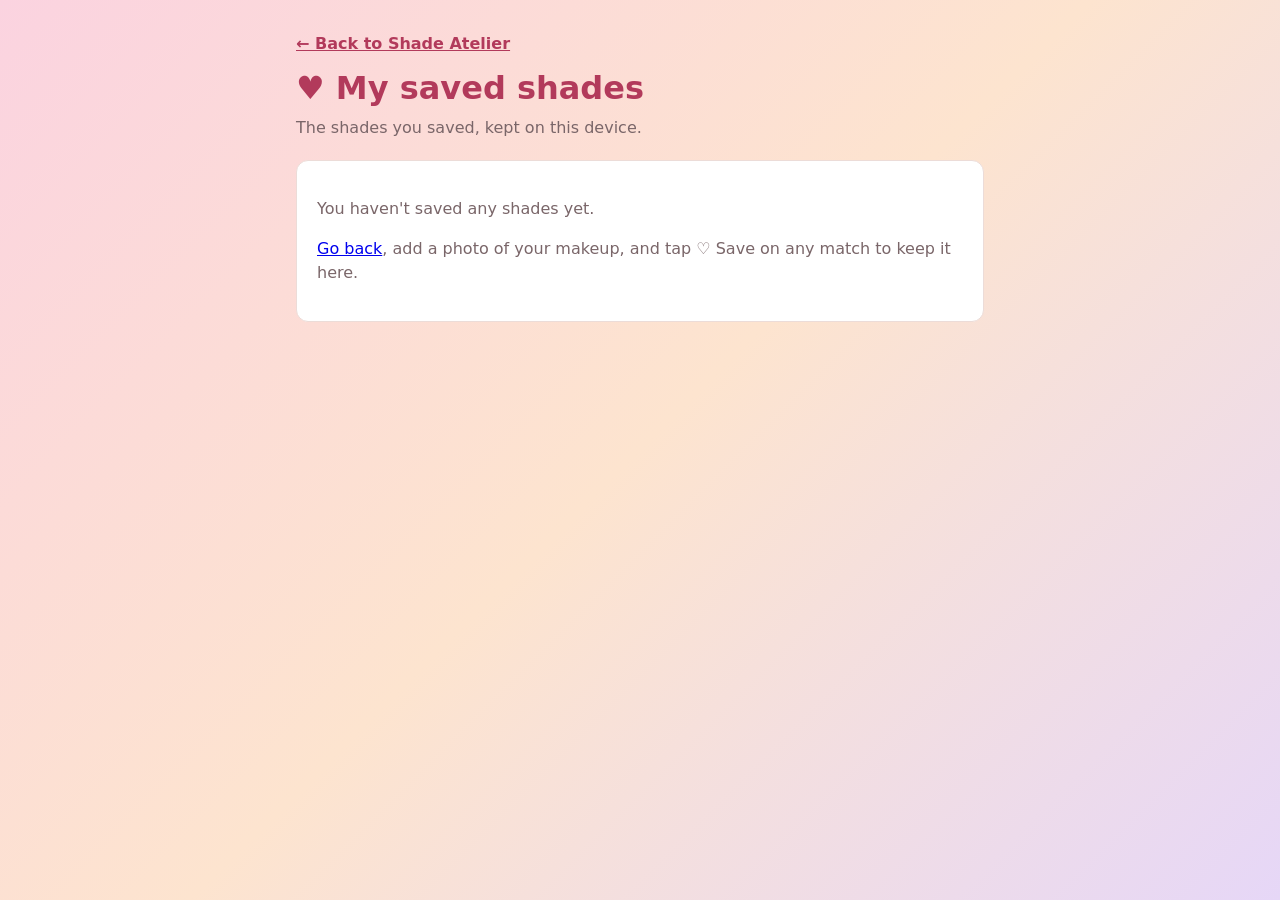
<file: saved.html>
<!doctype html>
<html lang="en">
  <head>
    <meta charset="utf-8" />
    <meta name="viewport" content="width=device-width, initial-scale=1" />
    <title>My saved shades · Shade Atelier</title>
    <link rel="stylesheet" href="style.css" />
  </head>
  <body>
    <header>
      <a class="back-link" href="index.html">← Back to Shade Atelier</a>
      <h1>♥ My saved shades</h1>
      <p class="tagline">The shades you saved, kept on this device.</p>
    </header>

    <main>
      <section aria-labelledby="saved-list-heading">
        <h2 id="saved-list-heading" class="sr-only">Saved shades</h2>
        <div id="saved-empty" class="empty" hidden>
          <p>You haven't saved any shades yet.</p>
          <p>
            <a href="index.html">Go back</a>, add a photo of your makeup, and tap ♡ Save on any match to
            keep it here.
          </p>
        </div>
        <ul id="saved-list" class="results-list"></ul>
        <p id="saved-flags-note" class="hint flags-note">
          ⓘ Each dye's reason links to its source (the FDA), checked November 2026. 🚫 restricted · ⚠️ irritant or allergen · ⓘ debated. Not
          medical advice; always check the label.
        </p>
      </section>
    </main>

    <script type="module" src="src/saved-page.js"></script>
  </body>
</html>
</file>
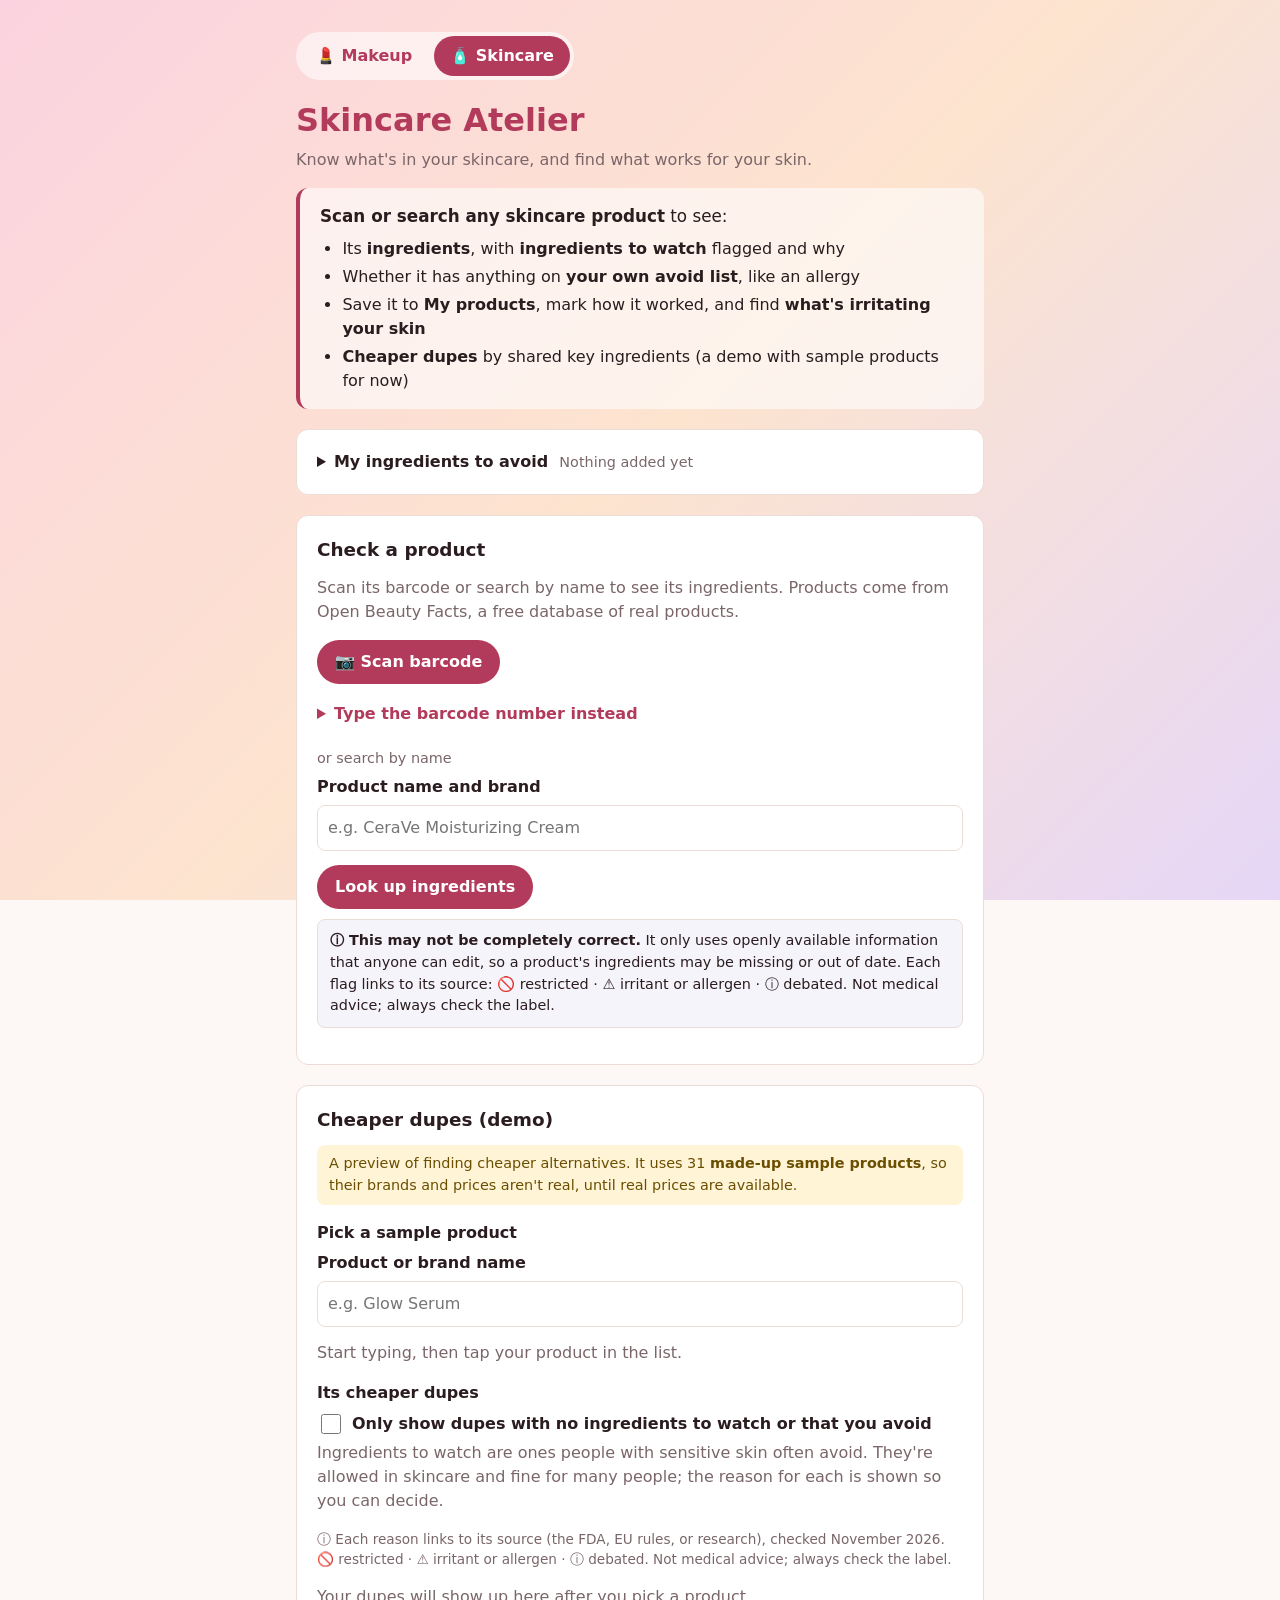
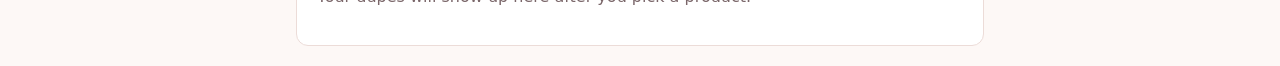
<file: skincare.html>
<!doctype html>
<html lang="en">
  <head>
    <meta charset="utf-8" />
    <meta name="viewport" content="width=device-width, initial-scale=1" />
    <title>Skincare Atelier</title>
    <link rel="stylesheet" href="style.css" />
  </head>
  <body>
    <header>
      <nav class="app-tabs" aria-label="Makeup or skincare">
        <a href="index.html">💄 Makeup</a>
        <a href="skincare.html" aria-current="page">🧴 Skincare</a>
      </nav>
      <h1>Skincare Atelier</h1>
      <p class="tagline">Know what's in your skincare, and find what works for your skin.</p>
      <div class="intro">
        <p class="intro-lead"><strong>Scan or search any skincare product</strong> to see:</p>
        <ul class="intro-results">
          <li>Its <strong>ingredients</strong>, with <strong>ingredients to watch</strong> flagged and why</li>
          <li>Whether it has anything on <strong>your own avoid list</strong>, like an allergy</li>
          <li>Save it to <strong>My products</strong>, mark how it worked, and find <strong>what's irritating your skin</strong></li>
          <li><strong>Cheaper dupes</strong> by shared key ingredients (a demo with sample products for now)</li>
        </ul>
      </div>
    </header>

    <main>
      <section aria-labelledby="avoid-heading">
        <details id="avoid-panel" class="avoid-panel">
          <summary><h2 id="avoid-heading">My ingredients to avoid</h2> <span id="avoid-summary" class="avoid-summary"></span></summary>
          <p class="hint">
            Every product on this page follows this list. Your choices are saved on this device.
          </p>
          <form id="avoid-form" class="avoid-form">
            <label class="brand-field" for="avoid-input">
              Add an ingredient you avoid, like one you're allergic to
              <input id="avoid-input" autocomplete="off" maxlength="60" placeholder="e.g. coconut oil" />
            </label>
            <button type="submit">Add</button>
          </form>
          <p id="avoid-problem" class="avoid-problem" role="status"></p>
          <ul id="avoid-custom-list" class="avoid-custom-list"></ul>
          <fieldset class="avoid-groups">
            <legend>Flag these ingredients to watch (uncheck any you're OK with)</legend>
            <div id="avoid-group-list"></div>
          </fieldset>
        </details>
      </section>

      <section aria-labelledby="online-lookup-heading">
        <h2 id="online-lookup-heading">Check a product</h2>
        <p class="hint">
          Scan its barcode or search by name to see its ingredients. Products come from Open Beauty Facts,
          a free database of real products.
        </p>
        <div class="barcode-scan">
          <button id="barcode-scan-button" type="button">📷 Scan barcode</button>
          <div id="barcode-camera" class="barcode-camera" hidden>
            <div class="barcode-viewfinder">
              <video id="barcode-video" muted playsinline aria-label="Camera view for scanning a barcode"></video>
              <div class="barcode-frame" aria-hidden="true"></div>
            </div>
            <p class="hint">Hold the barcode inside the box. It scans by itself.</p>
            <button id="barcode-cancel" type="button" class="secondary">Cancel</button>
          </div>
          <details id="barcode-typed" class="barcode-typed">
            <summary>Type the barcode number instead</summary>
            <form id="barcode-form" class="online-lookup-form">
              <label class="brand-field" for="barcode-input">
                Barcode number (the digits under the lines)
                <input id="barcode-input" inputmode="numeric" autocomplete="off" placeholder="3337875597197" />
              </label>
              <button id="barcode-button" type="submit">Look up barcode</button>
            </form>
          </details>
        </div>
        <p class="lookup-or">or search by name</p>
        <form id="online-lookup-form" class="online-lookup-form">
          <label class="brand-field" for="online-lookup-input">
            Product name and brand
            <input id="online-lookup-input" type="search" autocomplete="off" placeholder="e.g. CeraVe Moisturizing Cream" />
          </label>
          <button id="online-lookup-button" type="submit">Look up ingredients</button>
        </form>
        <p id="online-lookup-disclaimer" class="lookup-disclaimer">
          <strong>ⓘ This may not be completely correct.</strong> It only uses openly available information that
          anyone can edit, so a product's ingredients may be missing or out of date. Each flag links to its
          source: 🚫 restricted · ⚠️ irritant or allergen · ⓘ debated. Not medical advice; always check the label.
        </p>
        <p id="online-lookup-status" class="hint" role="status"></p>
        <ul id="online-lookup-results" class="results-list online-lookup-results"></ul>
      </section>

      <section id="my-products-section" aria-labelledby="my-products-heading" hidden>
        <h2 id="my-products-heading">My products (<span id="my-products-count">0</span>)</h2>
        <p class="hint">
          Products you saved from a scan or search, checked against your ingredients to avoid. Saved on this
          device.
        </p>
        <p id="expiry-summary" class="expiry-summary" role="status" hidden></p>
        <div class="irritation-box">
          <h3>What's irritating my skin?</h3>
          <p id="irritation-summary"></p>
          <ul id="irritation-suspects" class="irritation-suspects"></ul>
          <p class="hint">
            This finds a pattern, not a cause. A dermatologist can confirm it with a patch test.
          </p>
        </div>
        <p id="my-products-status" class="my-products-status" role="status"></p>
        <ul id="my-products-list" class="results-list online-lookup-results"></ul>
      </section>

      <section aria-labelledby="skincare-demo-heading">
        <h2 id="skincare-demo-heading">Cheaper dupes (demo)</h2>
        <p class="demo-note">
          A preview of finding cheaper alternatives. It uses 31 <strong>made-up sample products</strong>, so
          their brands and prices aren't real, until real prices are available.
        </p>
        <h3 id="skincare-search-heading">Pick a sample product</h3>
        <label class="brand-field" for="skincare-search">
          Product or brand name
          <input id="skincare-search" type="search" autocomplete="off" placeholder="e.g. Glow Serum" />
        </label>
        <p id="skincare-search-hint" class="hint">Start typing, then tap your product in the list.</p>
        <ul id="skincare-search-results" class="skincare-search-results"></ul>

        <h3 id="skincare-dupes-heading">Its cheaper dupes</h3>
        <label class="gentle-only">
          <input id="skincare-gentle-only" type="checkbox" />
          Only show dupes with no ingredients to watch or that you avoid
        </label>
        <p class="hint">
          Ingredients to watch are ones people with sensitive skin often avoid. They're allowed in
          skincare and fine for many people; the reason for each is shown so you can decide.
        </p>
        <p id="skincare-flags-note" class="hint flags-note">
          ⓘ Each reason links to its source (the FDA, EU rules, or research), checked November 2026.
          🚫 restricted · ⚠️ irritant or allergen · ⓘ debated. Not medical advice; always check the label.
        </p>
        <div id="skincare-selected" class="skincare-selected" hidden></div>
        <p id="skincare-dupes-empty" class="empty">Your dupes will show up here after you pick a product.</p>
        <ul id="skincare-dupes" class="results-list"></ul>
      </section>
    </main>

    <script type="module" src="src/avoid-list-page.js"></script>
    <script type="module" src="src/my-products-page.js"></script>
    <script type="module" src="src/skincare-page.js"></script>
    <script type="module" src="src/online-lookup-page.js"></script>
  </body>
</html>
</file>
<file: style.css>
:root {
  --bg: #fdf8f6;
  --surface: #ffffff;
  --text: #2b1d1f;
  --muted: #7a6669;
  --accent: #b23a5b;
  --border: #ecdcd8;
  --error: #b3261e;
}

* {
  box-sizing: border-box;
}

body {
  margin: 0;
  font-family: system-ui, -apple-system, "Segoe UI", sans-serif;
  min-height: 100vh;
  background: linear-gradient(135deg, #fbd3e0 0%, #fde4cf 50%, #e6d7f7 100%) fixed;
  background-color: var(--bg);
  color: var(--text);
  line-height: 1.5;
}

header,
main {
  max-width: 720px;
  margin: 0 auto;
  padding: 0 16px;
}

header {
  padding-top: 32px;
}

h1 {
  margin: 0;
  color: var(--accent);
}

h2 {
  font-size: 1.15rem;
  margin: 0 0 12px;
}

.tagline,
.hint {
  color: var(--muted);
  margin-top: 4px;
}

.intro {
  margin-top: 16px;
  padding: 16px 20px;
  background: rgba(255, 255, 255, 0.6);
  border-left: 4px solid var(--accent);
  border-radius: 12px;
}

.intro-lead {
  margin: 0 0 8px;
  font-size: 1.05rem;
}

.intro-results {
  margin: 0;
  padding-left: 1.4em;
}

.intro-results li + li {
  margin-top: 4px;
}

.how-it-works ol {
  margin: 0;
  padding-left: 1.4em;
}

.how-it-works li + li {
  margin-top: 4px;
}

.photo-tips {
  color: var(--muted);
  margin: 12px 0 0;
  padding-left: 1.2em;
}

section {
  background: var(--surface);
  border: 1px solid var(--border);
  border-radius: 12px;
  padding: 20px;
  margin: 20px 0;
}

.upload-button {
  display: inline-block;
  background: var(--accent);
  color: white;
  padding: 12px 20px;
  border-radius: 999px;
  font-weight: 600;
  cursor: pointer;
}

.upload-button input {
  position: absolute;
  opacity: 0;
  width: 1px;
  height: 1px;
}

.upload-button:focus-within {
  outline: 3px solid var(--text);
  outline-offset: 2px;
}

.error {
  color: var(--error);
  font-weight: 600;
}

.canvas-wrap {
  position: relative;
  display: inline-block;
  max-width: 100%;
}

canvas {
  display: block;
  max-width: 100%;
  height: auto;
  border-radius: 8px;
  cursor: crosshair;
}

.sample-marker {
  position: absolute;
  width: 28px;
  height: 28px;
  margin: -14px 0 0 -14px;
  border: 3px solid white;
  border-radius: 50%;
  box-shadow: 0 0 0 2px var(--text);
  pointer-events: none;
}

.picked {
  display: flex;
  align-items: center;
  gap: 10px;
  margin-top: 12px;
}

.swatch {
  width: 32px;
  height: 32px;
  border-radius: 50%;
  border: 1px solid var(--border);
}

.results-header {
  display: flex;
  flex-wrap: wrap;
  justify-content: space-between;
  align-items: baseline;
  gap: 8px;
}

.results-controls {
  display: flex;
  flex-wrap: wrap;
  gap: 8px 16px;
}

select {
  font: inherit;
  padding: 6px 8px;
  margin-left: 6px;
  border-radius: 8px;
  border: 1px solid var(--border);
}

.empty {
  color: var(--muted);
}

.results-list {
  list-style: none;
  padding: 0;
  margin: 0;
  display: grid;
  grid-template-columns: repeat(auto-fill, minmax(150px, 1fr));
  gap: 12px;
}

.product-card {
  border: 1px solid var(--border);
  border-radius: 10px;
  overflow: hidden;
}

.product-image {
  height: 90px;
}

.product-info {
  padding: 8px 10px 10px;
}

.product-info p {
  margin: 0;
}

.product-brand {
  font-size: 0.8rem;
  color: var(--muted);
  text-transform: uppercase;
  letter-spacing: 0.04em;
}

.product-name {
  font-weight: 600;
}

.product-meta {
  font-size: 0.9rem;
  color: var(--muted);
}

.product-savings.saves {
  color: #1a7f37;
  font-weight: 600;
}

.product-ingredients {
  margin-top: 6px;
  font-size: 0.85rem;
}

.product-ingredients summary {
  cursor: pointer;
  padding: 4px 0;
  font-weight: 600;
}

.product-ingredients .ingredient-list {
  margin: 4px 0;
  padding-left: 1.1em;
}

.product-info .ingredients-note {
  margin-top: 4px;
  font-size: 0.75rem;
  color: var(--muted);
}

.ai-key-form {
  display: flex;
  flex-wrap: wrap;
  align-items: center;
  gap: 8px;
}

.ai-key-form label {
  width: 100%;
  font-weight: 600;
}

.ai-key-form input {
  flex: 1 1 220px;
  font: inherit;
  padding: 10px;
  border-radius: 8px;
  border: 1px solid var(--border);
}

button {
  font: inherit;
  font-weight: 600;
  padding: 10px 18px;
  border-radius: 999px;
  border: none;
  background: var(--accent);
  color: white;
  cursor: pointer;
}

button.secondary {
  background: transparent;
  color: var(--accent);
  border: 1px solid var(--accent);
}

.identified-product {
  display: flex;
  align-items: center;
  gap: 14px;
}

.identified-product .swatch {
  width: 56px;
  height: 56px;
  flex-shrink: 0;
}

.identified-product p,
.product-why {
  margin: 0;
}

.identified-name {
  font-size: 1.2rem;
  font-weight: 700;
}

.identification h3 {
  font-size: 1rem;
  margin: 20px 0 8px;
}

.low-confidence {
  margin: 14px 0 0;
  padding: 10px 12px;
  border-radius: 8px;
  background: #fff4d6;
  color: #6b4e00;
}

.ingredient-list {
  margin: 0;
  padding-left: 1.2em;
}

.identification .ingredients-note {
  font-size: 0.8rem;
  color: var(--muted);
  margin: 6px 0 0;
}

.product-why {
  font-size: 0.85rem;
  margin-top: 4px;
}

.product-info .animal-testing,
.animal-testing {
  margin: 4px 0 0;
  font-size: 0.8rem;
  font-weight: 600;
}

.animal-testing-cruelty-free {
  color: #1a7f37;
}

.animal-testing-tested {
  color: var(--error);
}

.animal-testing-unknown {
  color: var(--muted);
}

.ingredient-flagged {
  color: #8a4b00;
  font-weight: 600;
}

.product-info .dye-summary,
.dye-summary {
  margin: 4px 0;
  font-weight: 600;
}

.photo-warning {
  margin: 0 0 12px;
  padding: 10px 12px;
  border-radius: 8px;
  background: #fff4d6;
  color: #6b4e00;
  font-weight: 600;
}

.brand-field {
  display: block;
  font-weight: 600;
  margin-bottom: 14px;
}

.brand-field input {
  display: block;
  width: 100%;
  margin-top: 6px;
  font: inherit;
  font-weight: normal;
  padding: 10px;
  border-radius: 8px;
  border: 1px solid var(--border);
}

.color-guess {
  font-size: 1.1rem;
  font-weight: 600;
  margin: 0;
}

.brand-check {
  margin: 0 0 16px;
  padding: 12px 14px;
  border: 1px solid var(--border);
  border-radius: 10px;
}

.brand-check h3 {
  font-size: 1rem;
  margin: 0 0 6px;
}

.brand-check ul {
  margin: 0;
  padding-left: 1.2em;
}

.brand-check li + li {
  margin-top: 4px;
}

.brand-check a {
  color: var(--accent);
  font-weight: 600;
}

.brand-check .hint {
  margin: 8px 0 0;
  font-size: 0.85rem;
}

.preferences {
  border: 1px solid var(--border);
  border-radius: 10px;
  padding: 10px 14px 12px;
  margin: 0 0 14px;
}

.preferences legend {
  font-weight: 600;
  padding: 0 4px;
}

.preferences label {
  display: flex;
  align-items: center;
  gap: 8px;
  padding: 6px 0;
}

.preferences input[type="checkbox"] {
  width: 20px;
  height: 20px;
  flex-shrink: 0;
  accent-color: var(--accent);
}

.price-preference input {
  width: 6em;
  font: inherit;
  padding: 6px 8px;
  border-radius: 8px;
  border: 1px solid var(--border);
}

.undertone-preference {
  flex-wrap: wrap;
}

.undertone-preference select {
  font: inherit;
  padding: 6px 8px;
  border-radius: 8px;
  border: 1px solid var(--border);
}

.undertone-label {
  font-size: 0.85rem;
  margin: 4px 0 0;
}

.undertone-match {
  color: #1a7f37;
  font-weight: 600;
}

.undertone-mismatch {
  color: var(--muted);
}

.preferences .hint {
  margin: 6px 0 0;
  font-size: 0.85rem;
}

.preferences-summary {
  font-weight: 600;
  margin: 0 0 10px;
}

.product-fits {
  border: 2px solid #1a7f37;
}

.product-info .fits-label {
  color: #1a7f37;
  font-size: 0.8rem;
  font-weight: 700;
  margin-bottom: 4px;
}

.save-button {
  margin-top: 8px;
  padding: 6px 14px;
  background: transparent;
  color: var(--accent);
  border: 1px solid var(--accent);
}

.save-button.saved {
  background: var(--accent);
  color: white;
}

.split-swatch {
  display: flex;
}

.swatch-half {
  flex: 1;
  display: flex;
  align-items: flex-end;
  padding: 6px;
}

/* A dark tag stays readable on any shade, from pale foundation to deep plum. */
.swatch-label {
  font-size: 0.75rem;
  font-weight: 600;
  color: white;
  background: rgba(0, 0, 0, 0.45);
  padding: 1px 6px;
  border-radius: 999px;
}

.saved-note {
  font-size: 0.85rem;
  color: var(--muted);
}

.saved-link {
  display: block;
  margin: 20px 0;
  padding: 14px 20px;
  border-radius: 12px;
  background: var(--surface);
  border: 1px solid var(--accent);
  color: var(--accent);
  font-weight: 600;
  text-decoration: none;
}

.saved-link[hidden] {
  display: none;
}

.back-link {
  display: inline-block;
  margin-bottom: 8px;
  color: var(--accent);
  font-weight: 600;
}

.saved-remove {
  margin-top: 8px;
  padding: 6px 14px;
}

.sr-only {
  position: absolute;
  width: 1px;
  height: 1px;
  overflow: hidden;
  clip: rect(0 0 0 0);
  white-space: nowrap;
}

.tap-instruction {
  font-weight: 700;
  font-size: 1.05rem;
  color: var(--accent);
  margin: 10px 0 4px;
}

.picked-zoom {
  width: 72px;
  height: 72px;
  border-radius: 50%;
  border: 2px solid var(--border);
  flex-shrink: 0;
  cursor: default;
}

.picked-label {
  display: flex;
  align-items: center;
  gap: 6px;
  margin: 0;
}

.picked-label .swatch {
  width: 20px;
  height: 20px;
}

.picked .hint {
  margin: 2px 0 0;
  font-size: 0.85rem;
}

.packaging-tip {
  margin: 6px 0 0;
  padding: 8px 10px;
  border-radius: 8px;
  background: #fdf3d7;
  color: #6b4e00;
  font-size: 0.9rem;
}

.packaging-tip[hidden] {
  display: none;
}

.photo-actions {
  display: flex;
  flex-wrap: wrap;
  gap: 10px;
  margin-top: 14px;
}

.recent-products {
  margin-bottom: 14px;
}

.recent-heading {
  margin: 0 0 6px;
  font-size: 0.9rem;
  color: var(--muted);
}

.recent-list {
  display: flex;
  flex-wrap: wrap;
  gap: 8px;
}

.recent-product {
  display: flex;
  align-items: center;
  gap: 8px;
  padding: 6px 12px 6px 6px;
  background: var(--surface);
  color: var(--text);
  border: 1px solid var(--border);
  font-weight: 600;
  font-size: 0.9rem;
}

.recent-swatch {
  width: 28px;
  height: 28px;
  border-radius: 50%;
  border: 1px solid var(--border);
}

.app-tabs {
  display: flex;
  gap: 6px;
  margin-bottom: 16px;
  padding: 4px;
  background: rgba(255, 255, 255, 0.6);
  border-radius: 999px;
  width: fit-content;
}

.app-tabs a {
  padding: 8px 16px;
  border-radius: 999px;
  color: var(--accent);
  font-weight: 600;
  text-decoration: none;
}

.app-tabs a[aria-current="page"] {
  background: var(--accent);
  color: white;
}

.skincare-search-results {
  list-style: none;
  margin: 0;
  padding: 0;
}

.skincare-result {
  display: block;
  width: 100%;
  margin-top: 6px;
  text-align: left;
  border-radius: 10px;
  background: var(--surface);
  color: var(--text);
  border: 1px solid var(--border);
  font-weight: 500;
}

.skincare-selected {
  margin-bottom: 16px;
}

.skincare-label {
  font-size: 0.8rem;
  font-weight: 700;
  color: var(--accent);
  margin-bottom: 4px;
}

.skincare-key {
  font-size: 0.85rem;
  margin-top: 4px;
}

.ingredient-check {
  margin-top: 6px;
  padding: 6px 10px;
  border-radius: 8px;
  font-size: 0.85rem;
}

.ingredient-check p {
  margin: 0;
  font-weight: 600;
}

.ingredient-check ul {
  margin: 4px 0 0;
  padding-left: 1.2em;
}

.ingredient-check.gentle {
  background: #e8f5ec;
  color: #1a5c2e;
}

.ingredient-check.watch {
  background: #fdf3d7;
  color: #6b4e00;
}

.gentle-only {
  display: flex;
  align-items: center;
  gap: 8px;
  font-weight: 600;
}

.gentle-only input {
  width: 20px;
  height: 20px;
  accent-color: var(--accent);
}

/* Real products from the online lookup have long names and labels, so their
   cards get more room than the sample dupes. */
.online-lookup-results {
  grid-template-columns: repeat(auto-fill, minmax(220px, 1fr));
}

.online-lookup-results img.product-image {
  display: block;
  width: 100%;
  height: 120px;
  object-fit: contain;
  background: #fff;
}

/* Always visible above the online search, so people know its limits before
   they rely on a result. */
.lookup-disclaimer {
  margin: 10px 0 14px;
  padding: 10px 12px;
  border: 1px solid var(--border);
  border-radius: 8px;
  background: #f6f4fb;
  font-size: 0.9rem;
}

/* Barcode scanning: the live camera with a box to hold the barcode in. */
.barcode-scan {
  margin: 4px 0 10px;
}

.barcode-camera[hidden] {
  display: none;
}

.barcode-viewfinder {
  position: relative;
  max-width: 420px;
  border-radius: 10px;
  overflow: hidden;
  background: #222;
}

.barcode-viewfinder video {
  display: block;
  width: 100%;
  max-height: 60vh;
  object-fit: cover;
}

.barcode-frame {
  position: absolute;
  inset: 32% 10%;
  border: 3px solid white;
  border-radius: 8px;
  box-shadow: 0 0 0 9999px rgba(0, 0, 0, 0.35);
}

.barcode-typed {
  margin-top: 10px;
}

.barcode-typed summary {
  padding: 8px 0;
  cursor: pointer;
  color: var(--accent);
  font-weight: 600;
}

.barcode-typed form {
  margin-top: 8px;
}

.lookup-or {
  margin: 14px 0 6px;
  color: var(--muted);
  font-size: 0.9rem;
}

/* A small reminder wherever ingredients are flagged that the reasons haven't
   been checked against official sources. */
.flags-note {
  font-size: 0.85rem;
}

/* My ingredients to avoid: a fold-out panel at the top of the Skincare tab. */
.avoid-panel summary {
  cursor: pointer;
}

.avoid-panel summary h2 {
  display: inline;
  font-size: inherit;
  margin: 0;
}

.avoid-summary {
  color: var(--muted);
  font-size: 0.9rem;
  margin-left: 6px;
}

.avoid-form {
  display: flex;
  flex-wrap: wrap;
  align-items: end;
  gap: 8px;
  margin-top: 10px;
}

.avoid-form .brand-field {
  flex: 1 1 220px;
  margin-bottom: 0;
}

.avoid-problem {
  min-height: 1.2em;
  margin: 6px 0;
  font-size: 0.9rem;
}

.avoid-custom-list {
  list-style: none;
  padding: 0;
  margin: 0 0 10px;
  display: flex;
  flex-wrap: wrap;
  gap: 8px;
}

.avoid-custom-list li {
  display: flex;
  align-items: center;
  gap: 8px;
  padding: 4px 4px 4px 12px;
  border: 1px solid var(--border);
  border-radius: 999px;
}

.avoid-remove {
  padding: 4px 10px;
  font-size: 0.8rem;
}

.avoid-groups {
  border: 1px solid var(--border);
  border-radius: 8px;
}

/* Each row is a comfortable finger-sized tap target on a phone. */
.avoid-groups label {
  display: flex;
  align-items: center;
  gap: 10px;
  min-height: 40px;
  padding: 2px 0;
}

.avoid-groups input[type="checkbox"] {
  width: 20px;
  height: 20px;
  flex: none;
  margin: 0;
}

.ingredient-check.avoid {
  background: #fde8e8;
  color: #8a1c1c;
}

.avoided-banner {
  font-weight: 700;
}

.ingredient-check .ok-with {
  margin-top: 6px;
  font-size: 0.8rem;
  color: var(--muted);
}

/* My products: saved real products, each with a Remove button. */
.my-products-status {
  min-height: 1.2em;
  margin: 6px 0;
}

.undo-button,
.remove-product {
  padding: 4px 12px;
  font-size: 0.85rem;
}

.remove-product {
  margin-top: 8px;
}

/* What's irritating my skin? and the worked / irritated buttons. */
.irritation-box {
  margin: 10px 0 12px;
  padding: 10px 12px;
  border: 1px solid var(--border);
  border-radius: 8px;
}

.irritation-box h3 {
  margin: 0 0 4px;
  font-size: 1rem;
}

.irritation-box p {
  margin: 4px 0;
}

.irritation-suspects {
  padding-left: 0;
  list-style: none;
  margin: 6px 0;
}

.irritation-suspects li {
  display: flex;
  flex-wrap: wrap;
  align-items: center;
  justify-content: space-between;
  gap: 6px 10px;
  padding: 6px 0;
  border-top: 1px solid var(--border);
}

.add-suspect {
  padding: 4px 12px;
  font-size: 0.85rem;
}

.suspect-added {
  color: #1a7f37;
  font-weight: 600;
  font-size: 0.9rem;
}

.reaction-buttons {
  display: flex;
  flex-wrap: wrap;
  gap: 6px;
  margin-top: 8px;
}

.reaction-button {
  padding: 4px 10px;
  font-size: 0.8rem;
  background: transparent;
  color: var(--accent);
  border: 1px solid var(--border);
}

.reaction-button.chosen.good {
  background: #e3f4e6;
  border-color: #1a7f37;
  color: #1a5c2a;
}

.reaction-button.chosen.irritated {
  background: #fde8e8;
  border-color: #b42318;
  color: #8a1c1c;
}

/* The Skincare tab's sample-product demo: a note that the products are made up,
   and a subheading for each step. */
.demo-note {
  margin: 6px 0 12px;
  padding: 8px 12px;
  border-radius: 8px;
  background: #fff4d6;
  color: #6b4e00;
  font-size: 0.9rem;
}

section > h3 {
  margin: 16px 0 6px;
  font-size: 1rem;
}

/* Notes on saved products. */
.product-info .product-note {
  margin: 8px 0 4px;
  padding: 6px 10px;
  border-left: 3px solid var(--accent);
  background: #faf6f8;
  white-space: pre-wrap;
  overflow-wrap: anywhere;
}

.note-button,
.note-cancel,
.note-save {
  padding: 4px 12px;
  font-size: 0.85rem;
}

.note-area,
.note-editor {
  margin-top: 8px;
}

.note-input {
  display: block;
  width: 100%;
  box-sizing: border-box;
  font: inherit;
  padding: 8px;
  border-radius: 8px;
  border: 1px solid var(--border);
  resize: vertical;
}

.note-buttons {
  display: flex;
  flex-wrap: wrap;
  align-items: center;
  gap: 8px;
  margin-top: 6px;
}

.note-count {
  margin-left: auto;
  font-size: 0.8rem;
  color: var(--muted);
}

/* Flag levels and their source links. Restricted ingredients stand out most. */
[data-level="restricted"] {
  color: #8a1c1c;
  font-weight: 600;
}

.flag-source {
  font-size: 0.8em;
  font-weight: 600;
  white-space: nowrap;
  color: var(--accent);
}

/* Opened dates and expiry. */
.opened-area,
.opened-editor {
  margin-top: 8px;
}

.product-info .expiry {
  font-weight: 600;
}

.product-info .expiry-soon {
  color: #8a5300;
}

.product-info .expiry-expired {
  color: #8a1c1c;
}

.product-info .expiry-dates {
  font-size: 0.8rem;
  color: var(--muted);
  margin-bottom: 4px;
}

.opened-editor label {
  display: block;
  margin: 4px 0;
  font-size: 0.9rem;
}

.opened-editor input,
.opened-editor select {
  font: inherit;
  padding: 6px;
  border-radius: 8px;
  border: 1px solid var(--border);
  min-height: 36px;
}

.opened-button,
.opened-save,
.opened-cancel,
.opened-clear {
  padding: 4px 12px;
  font-size: 0.85rem;
}

.opened-problem {
  color: #8a1c1c;
  font-size: 0.85rem;
}

.expiry-summary {
  margin: 6px 0;
  padding: 6px 10px;
  border-radius: 8px;
  background: #fff4d6;
  color: #6b4e00;
  font-weight: 600;
}

.expiry-summary[hidden] {
  display: none;
}
</file>
